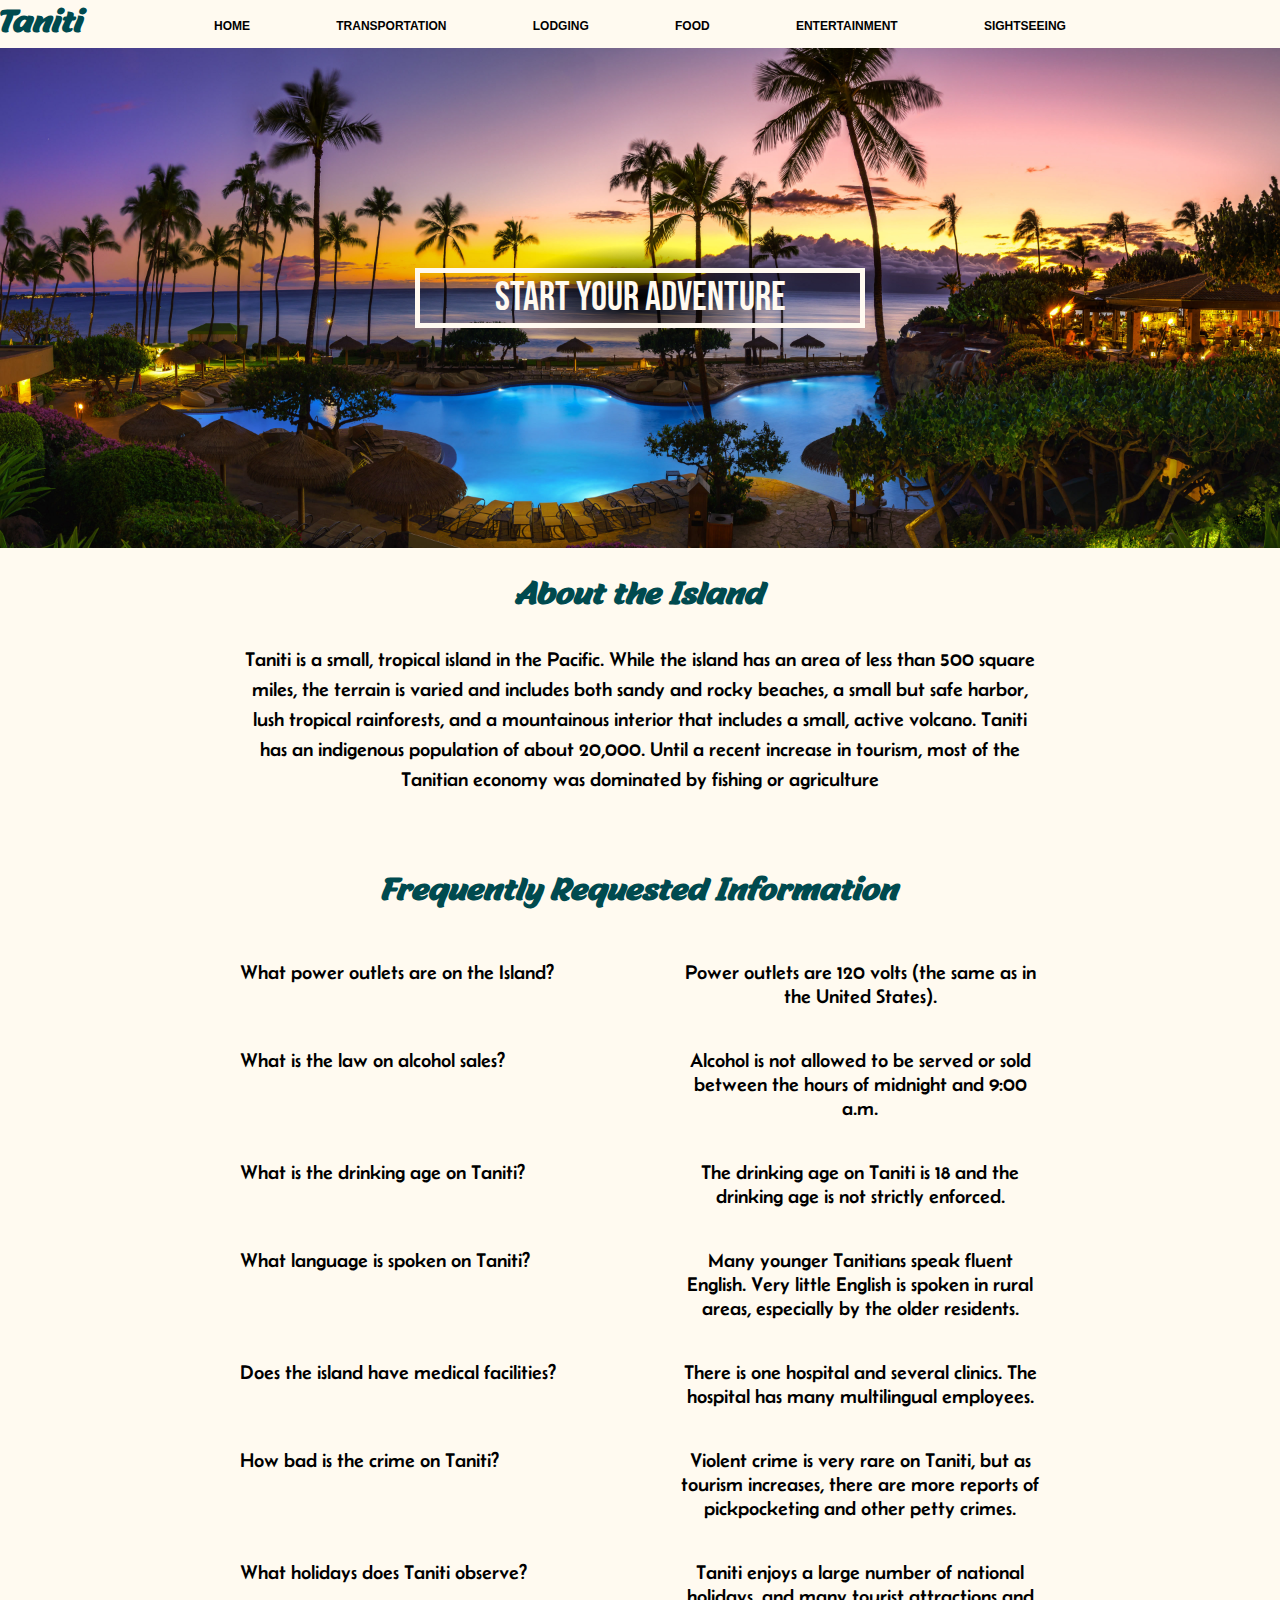
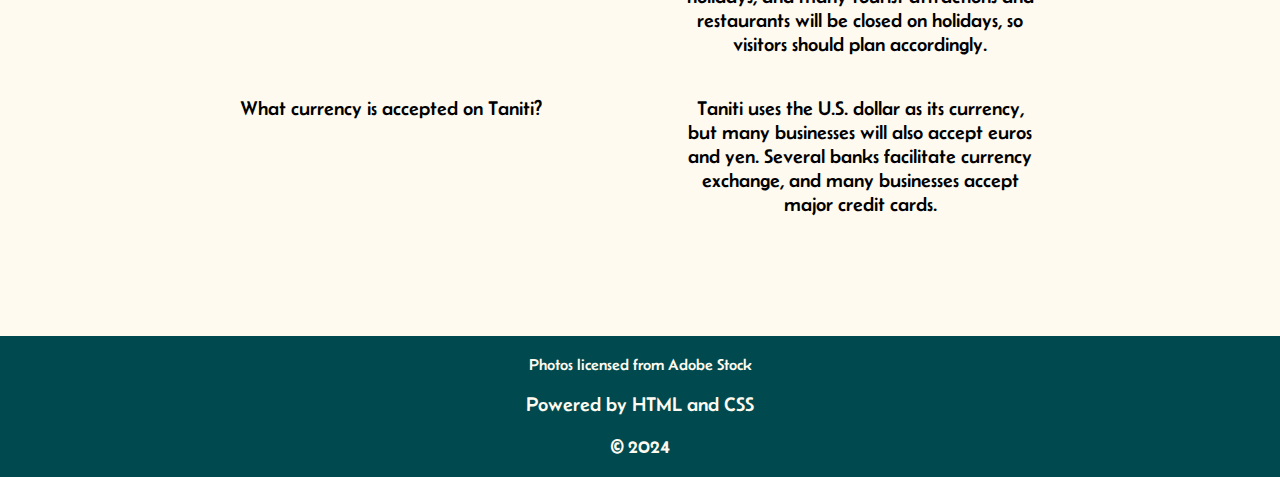
<file: index.html>
<!DOCTYPE html>
<html lang="en">
<head>
    <meta charset="UTF-8">
    <title>Taniti | Home</title>
    <link rel="stylesheet" href="s2.css">
    <link rel="preconnect" href="https://fonts.googleapis.com">
    <link rel="preconnect" href="https://fonts.gstatic.com" crossorigin>
    <link href="https://fonts.googleapis.com/css2?family=Bebas+Neue&family=Belanosima:wght@400;600;700&display=swap" rel="stylesheet">
</head>
<body>
    <header>
        <div class="spacer">
            <h1 class="title">Taniti</h1>
            <nav>
                <a href="index.html">Home</a>
                <a href="transportation.html">Transportation</a>
                <a href="lodging.html">Lodging</a>
                <a href="food.html">Food</a>
                <a href="entertainment.html">Entertainment</a>
                <a href="sightseeing.html">Sightseeing</a>
            </nav>
        </div>
    </header>
    <section class="banner">
        <img src="images/island.jpeg" alt="Photo of Taniti">
        <div class="book-container book-radial">
            <button id="book">Start Your Adventure</button>
        </div>
    </section>
    <section id="content">
        <div id="about" class="spacer">
            <h2>About the Island</h2>
            <p class="text-clamp">Taniti is a small, tropical island in the Pacific. While the island has an area of less than 500 square
                miles, the terrain is varied and includes both sandy and rocky beaches, a small but safe harbor, lush
                tropical rainforests, and a mountainous interior that includes a small, active volcano. Taniti has an
                indigenous population of about 20,000. Until a recent increase in tourism, most of the Tanitian economy was
                dominated by fishing or agriculture</p>
        </div>
        <div id="freq" class="spacer">
            <h2>Frequently Requested Information</h2>
            <div class="text-clamp" style="width: 800px">
                <div class="request-entry text">
                    <p class="req">What power outlets are on the Island?</p>
                    <p class="ans">Power outlets are 120 volts (the same as in the United States).</p>
                </div>
                <div class="request-entry text">
                    <p class="req">What is the law on alcohol sales?</p>
                    <p class="ans">Alcohol is not allowed to be served or sold between the hours of midnight and 9:00 a.m.</p>
                </div>
                <div class="request-entry text">
                    <p class="req">What is the drinking age on Taniti?</p>
                    <p class="ans">The drinking age on Taniti is 18 and the drinking age is not strictly enforced.</p>
                </div>
                <div class="request-entry text">
                    <p class="req">What language is spoken on Taniti?</p>
                    <p class="ans">Many younger Tanitians speak fluent English. Very little English is spoken in rural
                        areas, especially by the older residents.</p>
                </div>
                <div class="request-entry text">
                    <p class="req">Does the island have medical facilities?</p>
                    <p class="ans">There is one hospital and several clinics. The hospital has many multilingual employees.</p>
                </div>
                <div class="request-entry text">
                    <p class="req">How bad is the crime on Taniti?</p>
                    <p class="ans">Violent crime is very rare on Taniti, but as tourism increases, there are more
                        reports of pickpocketing and other petty crimes.</p>
                </div>
                <div class="request-entry text">
                    <p class="req">What holidays does Taniti observe?</p>
                    <p class="ans">Taniti enjoys a large number of national holidays, and many tourist attractions and
                        restaurants will be closed on holidays, so visitors should plan accordingly.</p>
                </div>
                <div class="request-entry text">
                    <p class="req">What currency is accepted on Taniti?</p>
                    <p class="ans">Taniti uses the U.S. dollar as its currency, but many businesses will also accept
                        euros and yen. Several banks facilitate currency exchange, and many businesses accept major credit cards.</p>
                </div>
            </div>
        </div>
    </section>
    <footer>
        <a href="sources.html">Photos licensed from Adobe Stock</a>
        <p>Powered by HTML and CSS</p>
        <p>&copy 2024</p>
    </footer>
</body>
</html>
</file>
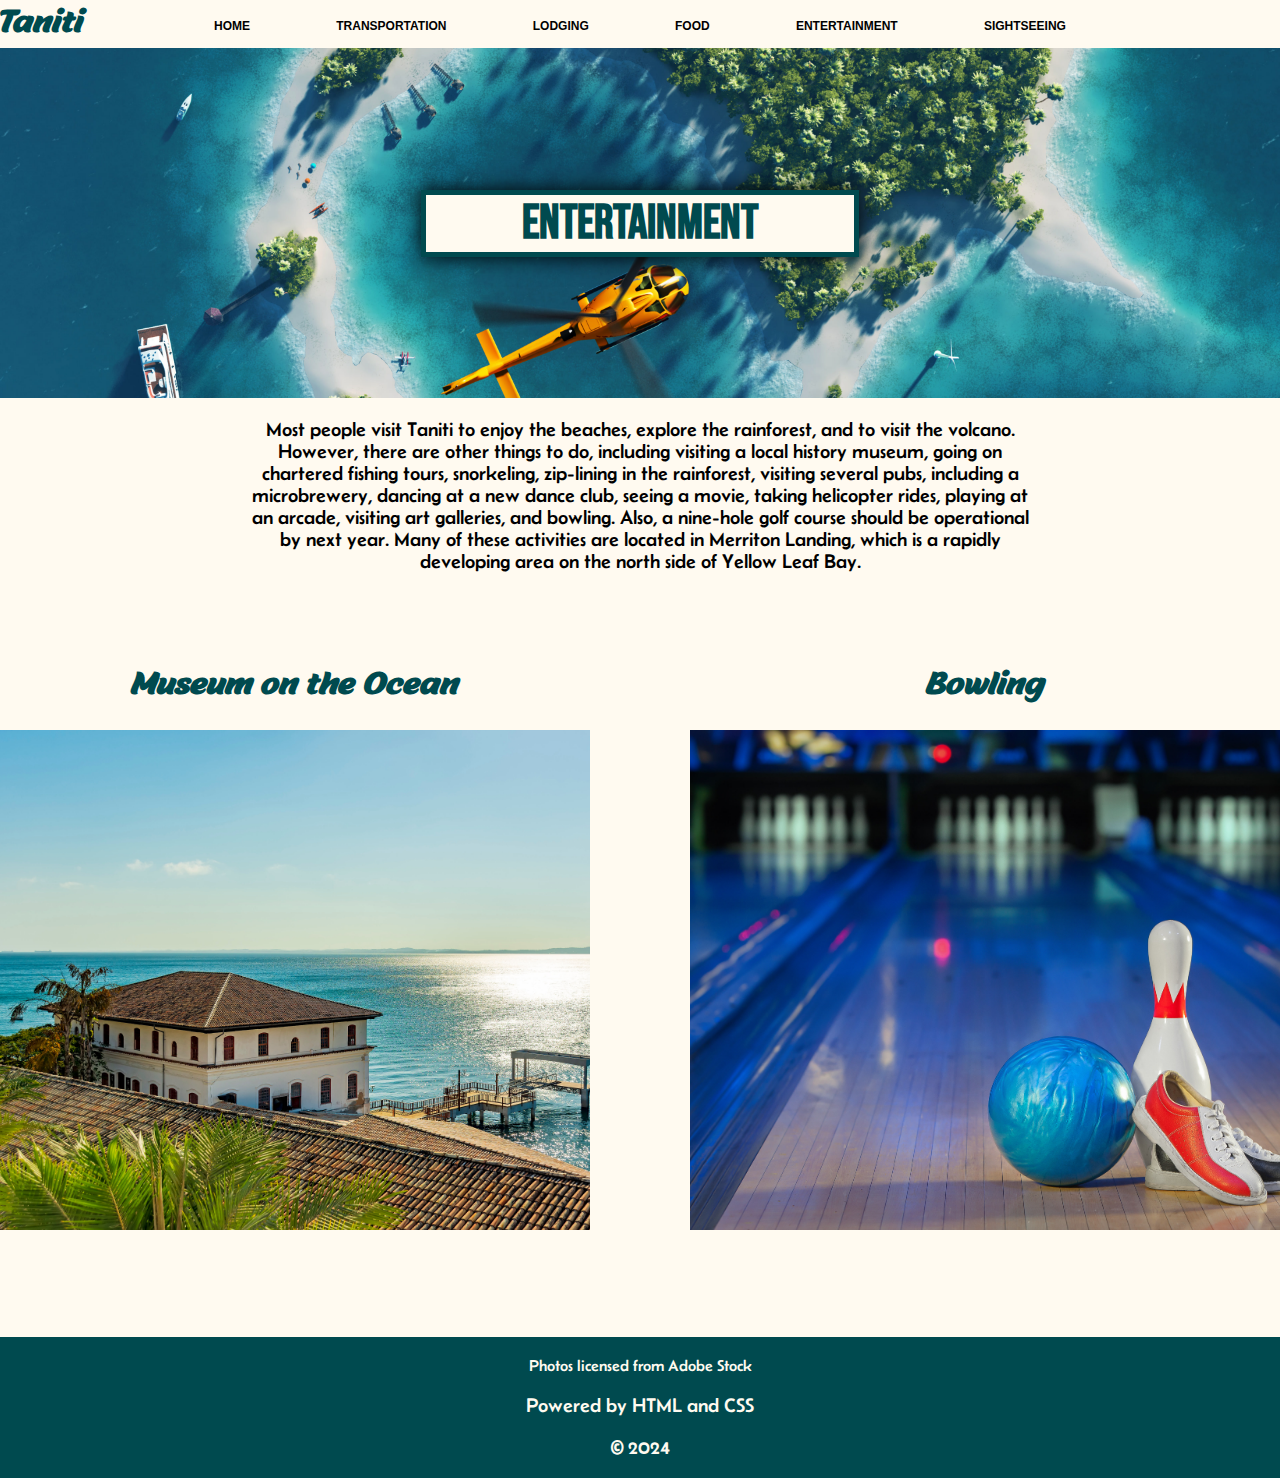
<file: entertainment.html>
<!DOCTYPE html>
<html lang="en">
<head>
    <meta charset="UTF-8">
    <title>Taniti | Lodging</title>
    <link rel="stylesheet" href="s2.css">
    <link rel="preconnect" href="https://fonts.googleapis.com">
    <link rel="preconnect" href="https://fonts.gstatic.com" crossorigin>
    <link href="https://fonts.googleapis.com/css2?family=Acme&family=Bebas+Neue&family=Belanosima:wght@400;600;700&family=Caprasimo&family=Sarala:wght@400;700&display=swap" rel="stylesheet">
</head>
<body>
    <header>
        <div class="spacer">
            <h1 class="title">Taniti</h1>
            <nav>
                <a href="index.html">Home</a>
                <a href="transportation.html">Transportation</a>
                <a href="lodging.html">Lodging</a>
                <a href="food.html">Food</a>
                <a href="entertainment.html">Entertainment</a>
                <a href="sightseeing.html">Sightseeing</a>
            </nav>
        </div>
    </header>
    <section class="banner banner-subpage">
        <img src="images/helicopter.jpeg" alt="Photo of a helicopter over an island">
        <div class="book-container">
            <h3>ENTERTAINMENT</h3>
        </div>
    </section>
    <section id="content">
        <p style="width: 800px; text-align: center;">Most people visit Taniti to enjoy the beaches, explore the rainforest, and to visit the volcano. However,
            there are other things to do, including visiting a local history museum, going on chartered fishing tours,
            snorkeling, zip-lining in the rainforest, visiting several pubs, including a microbrewery, dancing at a new
            dance club, seeing a movie, taking helicopter rides, playing at an arcade, visiting art galleries, and
            bowling. Also, a nine-hole golf course should be operational by next year. Many of these activities are
            located in Merriton Landing, which is a rapidly developing area on the north side of Yellow Leaf Bay. </p>
        <div class="card-holder spacer">
            <div class="card outline">
                <h2>Museum on the Ocean</h2>
                <img class="card-image-vertical" src="images/museum.jpeg" alt="Photo of a oceanfront museum">
            </div>
            <div class="card outline">
                <h2>Bowling</h2>
                <img class="card-image-vertical" src="images/bowling.jpeg" alt="Photo of a bowling alley">
            </div>
        </div>
    </section>
    <footer>
        <a href="sources.html">Photos licensed from Adobe Stock</a>
        <p>Powered by HTML and CSS</p>
        <p>&copy 2024</p>
    </footer>
</body>
</html>
</file>
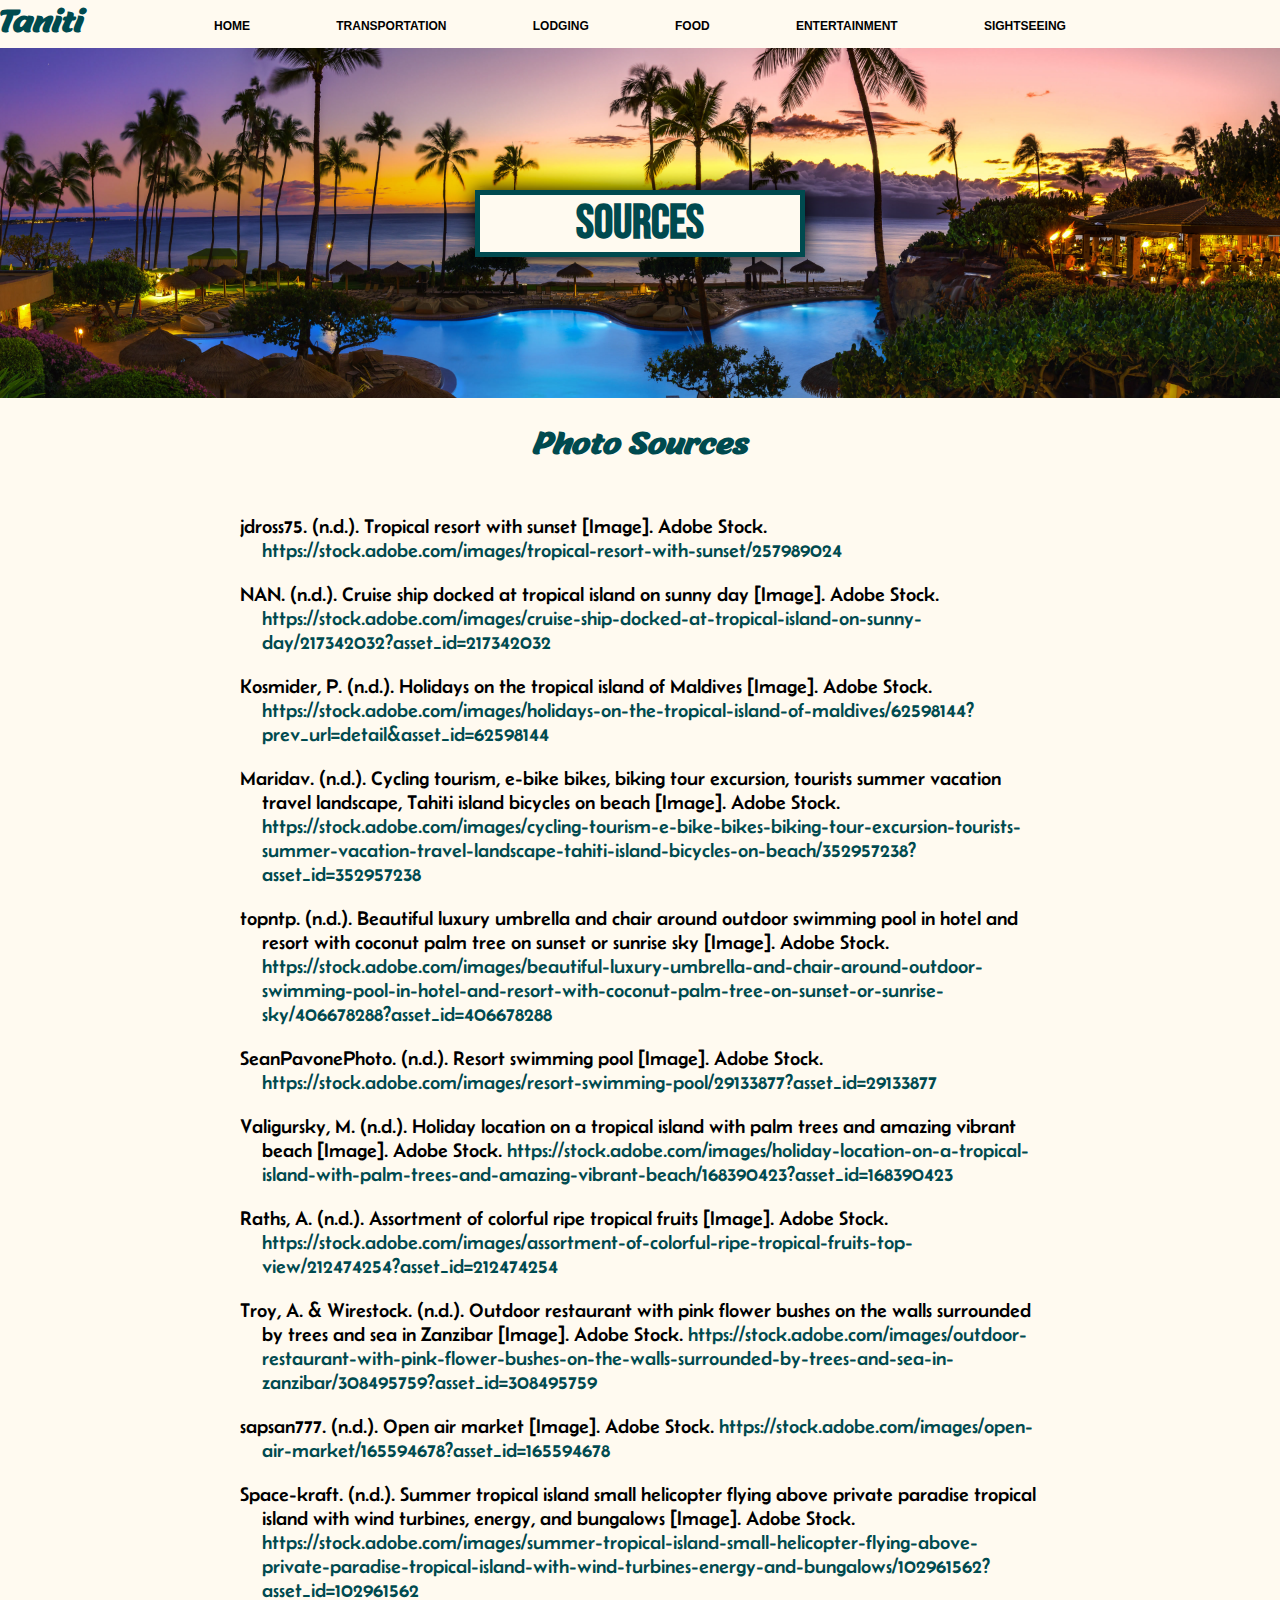
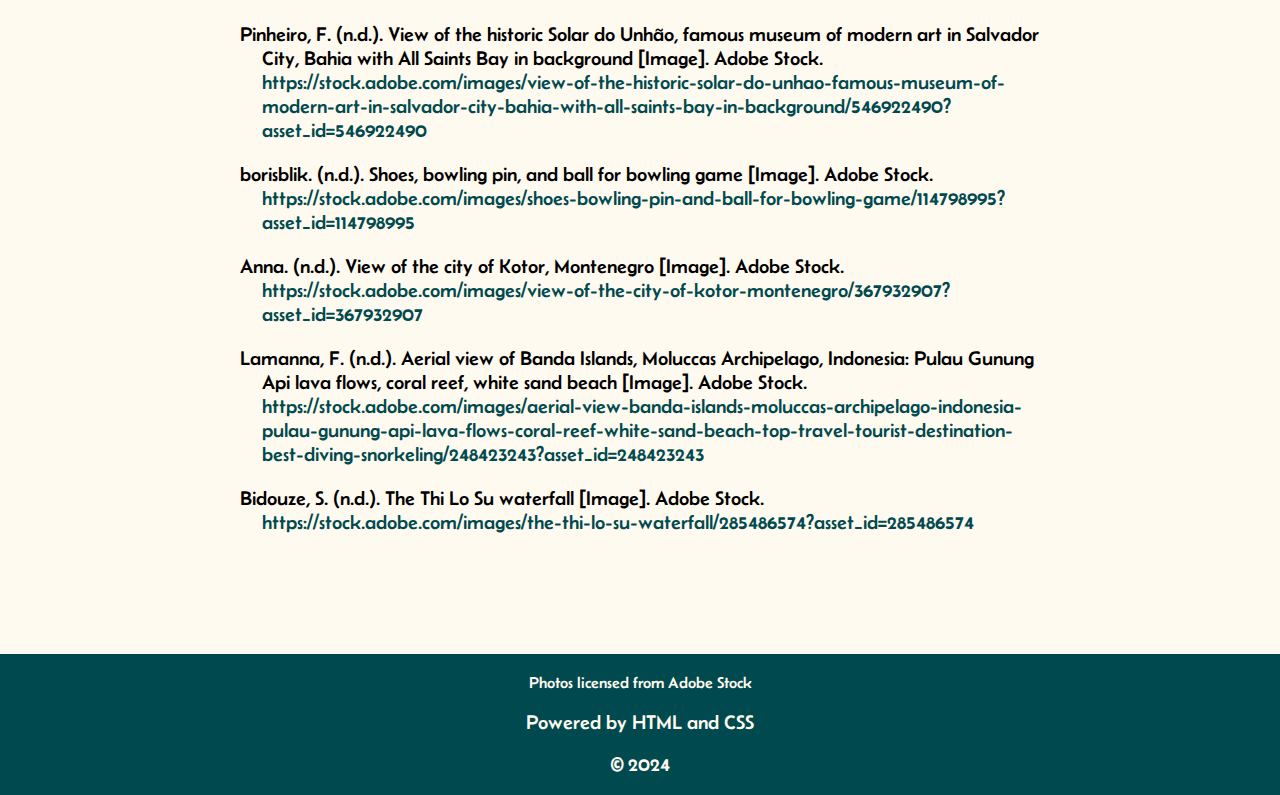
<file: sources.html>
<!DOCTYPE html>
<html lang="en">
<head>
    <meta charset="UTF-8">
    <title>Taniti | Photo Sources</title>
    <link rel="stylesheet" href="s2.css">
    <link rel="preconnect" href="https://fonts.googleapis.com">
    <link rel="preconnect" href="https://fonts.gstatic.com" crossorigin>
    <link href="https://fonts.googleapis.com/css2?family=Bebas+Neue&family=Belanosima:wght@400;600;700&display=swap" rel="stylesheet">
</head>
<body>
    <header>
        <div class="spacer">
            <h1 class="title">Taniti</h1>
            <nav>
                <a href="index.html">Home</a>
                <a href="transportation.html">Transportation</a>
                <a href="lodging.html">Lodging</a>
                <a href="food.html">Food</a>
                <a href="entertainment.html">Entertainment</a>
                <a href="sightseeing.html">Sightseeing</a>
            </nav>
        </div>
    </header>
    <section class="banner banner-subpage">
        <img src="images/island.jpeg" alt="Photo of Taniti">
        <div class="book-container">
            <h3>SOURCES</h3>
        </div>
    </section>
    <section id="content">
        <div id="about" class="spacer">
            <h2>Photo Sources</h2>
            <div class="text-clamp" style="text-align: left">
                <p class="hanging-indent">jdross75. (n.d.). Tropical resort with sunset [Image]. Adobe Stock.
                    <a href="https://stock.adobe.com/images/tropical-resort-with-sunset/257989024" style="color: #004a4f">https://stock.adobe.com/images/tropical-resort-with-sunset/257989024</a></p>
                <p class="hanging-indent">NAN. (n.d.). Cruise ship docked at tropical island on sunny day [Image]. Adobe Stock.
                    <a href="https://stock.adobe.com/images/cruise-ship-docked-at-tropical-island-on-sunny-day/217342032?asset_id=217342032" style="color: #004a4f">https://stock.adobe.com/images/cruise-ship-docked-at-tropical-island-on-sunny-day/217342032?asset_id=217342032</a></p>
                <p class="hanging-indent">Kosmider, P. (n.d.). Holidays on the tropical island of Maldives [Image]. Adobe Stock.
                    <a href="    https://stock.adobe.com/images/holidays-on-the-tropical-island-of-maldives/62598144?prev_url=detail&asset_id=62598144" style="color: #004a4f">https://stock.adobe.com/images/holidays-on-the-tropical-island-of-maldives/62598144?prev_url=detail&asset_id=62598144</a></p>
                <p class="hanging-indent">Maridav. (n.d.). Cycling tourism, e-bike bikes, biking tour excursion, tourists summer vacation travel landscape, Tahiti island bicycles on beach [Image]. Adobe Stock.
                    <a href="https://stock.adobe.com/images/cycling-tourism-e-bike-bikes-biking-tour-excursion-tourists-summer-vacation-travel-landscape-tahiti-island-bicycles-on-beach/352957238?asset_id=352957238" style="color: #004a4f">https://stock.adobe.com/images/cycling-tourism-e-bike-bikes-biking-tour-excursion-tourists-summer-vacation-travel-landscape-tahiti-island-bicycles-on-beach/352957238?asset_id=352957238</a></p>
                <p class="hanging-indent">topntp. (n.d.). Beautiful luxury umbrella and chair around outdoor swimming pool in hotel and resort with coconut palm tree on sunset or sunrise sky [Image]. Adobe Stock.
                    <a href="https://stock.adobe.com/images/beautiful-luxury-umbrella-and-chair-around-outdoor-swimming-pool-in-hotel-and-resort-with-coconut-palm-tree-on-sunset-or-sunrise-sky/406678288?asset_id=406678288" style="color: #004a4f">https://stock.adobe.com/images/beautiful-luxury-umbrella-and-chair-around-outdoor-swimming-pool-in-hotel-and-resort-with-coconut-palm-tree-on-sunset-or-sunrise-sky/406678288?asset_id=406678288</a></p>
                <p class="hanging-indent">SeanPavonePhoto. (n.d.). Resort swimming pool [Image]. Adobe Stock.
                    <a href="https://stock.adobe.com/images/resort-swimming-pool/29133877?asset_id=29133877" style="color: #004a4f">https://stock.adobe.com/images/resort-swimming-pool/29133877?asset_id=29133877</a></p>
                <p class="hanging-indent">Valigursky, M. (n.d.). Holiday location on a tropical island with palm trees and amazing vibrant beach [Image]. Adobe Stock.
                    <a href="https://stock.adobe.com/images/holiday-location-on-a-tropical-island-with-palm-trees-and-amazing-vibrant-beach/168390423?asset_id=168390423" style="color: #004a4f">https://stock.adobe.com/images/holiday-location-on-a-tropical-island-with-palm-trees-and-amazing-vibrant-beach/168390423?asset_id=168390423</a></p>
                <p class="hanging-indent">Raths, A. (n.d.). Assortment of colorful ripe tropical fruits [Image]. Adobe Stock.
                    <a href="https://stock.adobe.com/images/assortment-of-colorful-ripe-tropical-fruits-top-view/212474254?asset_id=212474254" style="color: #004a4f">https://stock.adobe.com/images/assortment-of-colorful-ripe-tropical-fruits-top-view/212474254?asset_id=212474254</a></p>
                <p class="hanging-indent">Troy, A. & Wirestock. (n.d.). Outdoor restaurant with pink flower bushes on the walls surrounded by trees and sea in Zanzibar [Image]. Adobe Stock.
                    <a href="https://stock.adobe.com/images/outdoor-restaurant-with-pink-flower-bushes-on-the-walls-surrounded-by-trees-and-sea-in-zanzibar/308495759?asset_id=308495759" style="color: #004a4f">https://stock.adobe.com/images/outdoor-restaurant-with-pink-flower-bushes-on-the-walls-surrounded-by-trees-and-sea-in-zanzibar/308495759?asset_id=308495759</a></p>
                <p class="hanging-indent">sapsan777. (n.d.). Open air market [Image]. Adobe Stock.
                    <a href="https://stock.adobe.com/images/open-air-market/165594678?asset_id=165594678" style="color: #004a4f">https://stock.adobe.com/images/open-air-market/165594678?asset_id=165594678</a></p>
                <p class="hanging-indent">Space-kraft. (n.d.). Summer tropical island small helicopter flying above private paradise tropical island with wind turbines, energy, and bungalows [Image]. Adobe Stock.
                    <a href="https://stock.adobe.com/images/summer-tropical-island-small-helicopter-flying-above-private-paradise-tropical-island-with-wind-turbines-energy-and-bungalows/102961562?asset_id=102961562" style="color: #004a4f">https://stock.adobe.com/images/summer-tropical-island-small-helicopter-flying-above-private-paradise-tropical-island-with-wind-turbines-energy-and-bungalows/102961562?asset_id=102961562</a></p>
                <p class="hanging-indent">Pinheiro, F. (n.d.). View of the historic Solar do Unhão, famous museum of modern art in Salvador City, Bahia with All Saints Bay in background [Image]. Adobe Stock.
                    <a href="https://stock.adobe.com/images/view-of-the-historic-solar-do-unhao-famous-museum-of-modern-art-in-salvador-city-bahia-with-all-saints-bay-in-background/546922490?asset_id=546922490" style="color: #004a4f">https://stock.adobe.com/images/view-of-the-historic-solar-do-unhao-famous-museum-of-modern-art-in-salvador-city-bahia-with-all-saints-bay-in-background/546922490?asset_id=546922490</a></p>
                <p class="hanging-indent">borisblik. (n.d.). Shoes, bowling pin, and ball for bowling game [Image]. Adobe Stock.
                    <a href="https://stock.adobe.com/images/shoes-bowling-pin-and-ball-for-bowling-game/114798995?asset_id=114798995" style="color: #004a4f">https://stock.adobe.com/images/shoes-bowling-pin-and-ball-for-bowling-game/114798995?asset_id=114798995</a></p>
                <p class="hanging-indent">Anna. (n.d.). View of the city of Kotor, Montenegro [Image]. Adobe Stock.
                    <a href="https://stock.adobe.com/images/view-of-the-city-of-kotor-montenegro/367932907?asset_id=367932907" style="color: #004a4f">https://stock.adobe.com/images/view-of-the-city-of-kotor-montenegro/367932907?asset_id=367932907</a></p>
                <p class="hanging-indent">Lamanna, F. (n.d.). Aerial view of Banda Islands, Moluccas Archipelago, Indonesia: Pulau Gunung Api lava flows, coral reef, white sand beach [Image]. Adobe Stock.
                    <a href="https://stock.adobe.com/images/aerial-view-banda-islands-moluccas-archipelago-indonesia-pulau-gunung-api-lava-flows-coral-reef-white-sand-beach-top-travel-tourist-destination-best-diving-snorkeling/248423243?asset_id=248423243" style="color: #004a4f">https://stock.adobe.com/images/aerial-view-banda-islands-moluccas-archipelago-indonesia-pulau-gunung-api-lava-flows-coral-reef-white-sand-beach-top-travel-tourist-destination-best-diving-snorkeling/248423243?asset_id=248423243</a></p>
                <p class="hanging-indent">Bidouze, S. (n.d.). The Thi Lo Su waterfall [Image]. Adobe Stock.
                    <a href="https://stock.adobe.com/images/the-thi-lo-su-waterfall/285486574?asset_id=285486574" style="color: #004a4f">https://stock.adobe.com/images/the-thi-lo-su-waterfall/285486574?asset_id=285486574</a></p>
            </div>
        </div>
    </section>
    <footer>
        <a href="sources.html">Photos licensed from Adobe Stock</a>
        <p>Powered by HTML and CSS</p>
        <p>&copy 2024</p>
    </footer>
</body>
</html>
</file>
<file: s2.css>
body {
    margin: 0;
    padding: 0;
    font-family: "Belanosima", sans-serif;
    background-color: floralwhite;
    min-height: 100vh;
    display: flex;
    flex-direction: column;
    align-items: center;
}

p {
    font-size: 1.25em;
}

a {
    text-decoration: none;
    color:inherit;
}

a:visited {
    text-decoration: none;
    color:inherit;
}

@font-face {
    font-family: Malvie;
    src: url("fonts/malvie.woff");
}

.spacer {
    /*box-sizing: border-box;*/
    /*border: 2px solid orange;*/
    width: 1280px;
}

.title {
    margin: 0;
    padding: 0;
}

h1 {
    color: #004a4f;
    font-family: Malvie, serif;
}

h2 {
    color: #004a4f;
    font-family: Malvie, serif;
    font-size: 2rem;
    margin-block: 1em;
}

h3 {
    margin: 0;
    padding: 0 2em;
    color: #004a4f;
    font-family: "Bebas Neue", sans-serif;
    font-size: 3em;
    border: 5px solid #004a4f;
    background-color: floralwhite;
    box-shadow: 0 0 20px black;
}

.hanging-indent {
    padding-left: 22px ;
    text-indent: -22px ;
}

/* HEADER */

header {
    height: 3em;
    display: flex;
    flex-direction: row;
    justify-content: center;
    background-color: floralwhite;
    align-items: center
}

header .spacer {
    display: grid;
    grid-template-columns: 15% 70% 15%;
    /*grid-template-columns: 20% 60% 20%;*/
    /*grid-template-columns: 25% 50% 25%;*/
}

nav {
    display: flex;
    justify-content: space-between;
    align-items: center;
    /*display: grid;*/
    /*text-align: center;*/
    /*grid-auto-columns: auto;*/
    /*grid-auto-flow: column;*/
    font-family: sans-serif;
    font-variant: all-small-caps;
    font-weight: bold;
    font-size: 1.1em;
}

nav a {
    cursor: pointer;
    box-sizing: border-box;
    border: 2px solid transparent;
    display: inline-block;
    padding: .2rem 1.25rem;
}

nav a:hover {
    color: #004a4f;
    border: 2px solid #004a4f;
}

/* FOOTER */

footer {
    margin-top: auto;
    /*margin: 50px 0 0 0;*/
    padding: 20px 0;
    text-align: center;
    background-color: #004a4f;
    color: floralwhite;
    display: flex;
    flex-direction: column;
    align-items: center;
    gap: 20px;
    width: 100%;
}

footer > p {
    margin: 0;
    padding: 0;
}

footer > a {
    font-size: medium;
    cursor: pointer;
    text-decoration: none;
    color:inherit;
}

footer > a:visited {
    text-decoration: none;
    color:inherit;
}

/* BANNER */

.banner {
    width: 100%;
    height: 500px;
    position: relative;
    display: flex;
    justify-content: center;
    /*object-fit: cover;*/
}

.banner-subpage {
    height: 350px;
}

.banner > img {
    /*position: absolute;*/
    /*top: 0;*/
    /*left: 0;*/
    width: 100%;
    object-fit: cover;
}

.book-container {
    width: 100%;
    position: absolute;
    top: 0;
    bottom: 0;
    display: flex;
    text-align: center;
    justify-content: space-around;
    align-items: center;
    /*background: rgba(0, 0, 0, 0.25);*/
}

.book-radial {
    background: radial-gradient(black 0%, transparent 15%);
}

#book {
    /*position: absolute;*/
    /*width: 200px;*/
    /*left: 0;*/
    /*right: 0;*/
    /*margin-inline: auto;*/
    /*margin-block: auto;*/
    height: 60px;
    width: 450px;
    border: 5px solid floralwhite;
    box-sizing: border-box;
    /*border-radius: 100px;*/
    background-color: transparent;
    color: floralwhite;
    font-family: "Bebas Neue", sans-serif;
    font-size: 2.5em;
    /*font-variant: all-small-caps;*/
    cursor: pointer;
    transition: all .2s ease-in-out;
}

#book:hover {
    color: #004a4f;
    background-color: floralwhite;
    transform: scale(1.1);
}

/* CONTENT */

#content {
    margin-bottom: 100px;
    width: 100%;
    display: flex;
    flex-direction: column;
    align-items: center;
    gap: 50px;
}

#about {
    text-align: center;
    display: flex;
    flex-direction: column;
    align-items: center;
    gap: 0;
}

.text-clamp {
    margin: 0;
    padding: 0;
    width: 800px;
    line-height: 1.5em;
    text-align: center;
}

#freq {
    text-align: center;
    display: flex;
    flex-direction: column;
    align-items: center;
}

.request-entry {
    display: flex;
    flex-direction: row;
    justify-content: space-between;
}

.request-entry p {
    width: 45%;
}

.req {
    text-align: left;
}

.ans {
    text-align: center;
}

.card-holder {
    display: flex;
    flex-direction: row;
    justify-content: space-around;
    text-align: center;
    gap: 100px;
}

.card {
    margin: 0;
    padding: 0;
    width: 100%;
    line-height: 1.5em;
}

.card > p {
    height: 200px;
}

.card-image-vertical {
    width: 100%;
    height: 500px;
    object-fit: cover;

}

.outline {
    box-sizing: border-box;
    border: 10px red;
}
</file>
